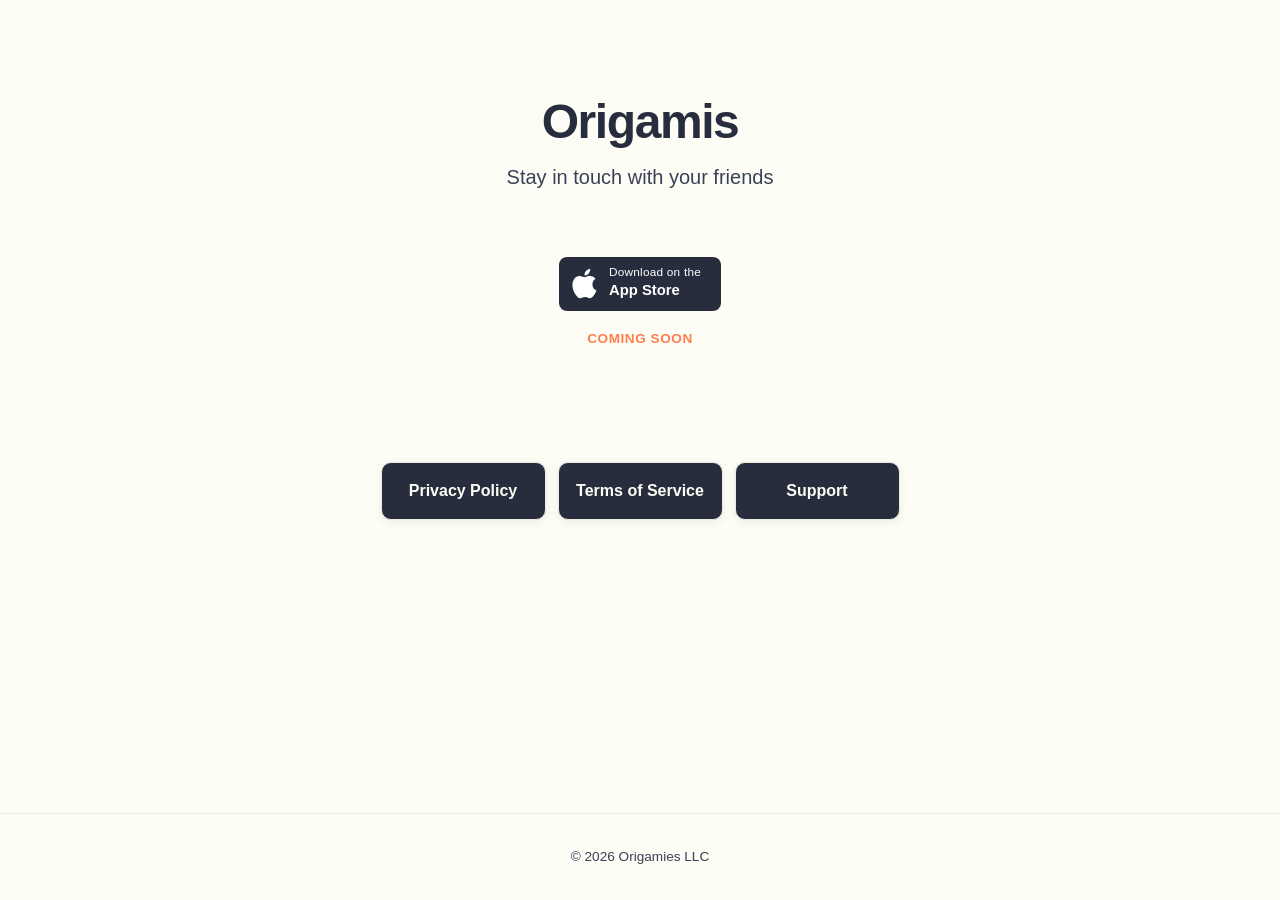
<file: index.html>
<!DOCTYPE html>
<html lang="en">
<head>
  <meta charset="UTF-8">
  <meta name="viewport" content="width=device-width, initial-scale=1.0">
  <title>Origamis — Stay in touch with your friends</title>
  <meta name="description" content="Origamis helps you reconnect with old friends through gentle nudges and gamification. Coming soon to iOS.">
  <link rel="stylesheet" href="styles.css">
</head>
<body>

  <main>
    <section class="hero">
      <div class="container">
        <h1>Origamis</h1>
        <p class="tagline">Stay in touch with your friends</p>

        <div class="app-store-group">
          <span class="app-store-badge" role="img" aria-label="Download on the App Store">
            <!-- Apple App Store Badge SVG -->
            <svg xmlns="http://www.w3.org/2000/svg" viewBox="0 0 120 40" width="162" height="54">
              <rect width="120" height="40" rx="6" fill="#282D3E"/>
              <g fill="#fff">
                <path d="M24.77 20.3a4.95 4.95 0 0 1 2.36-4.15 5.07 5.07 0 0 0-3.99-2.16c-1.68-.18-3.31 1.01-4.17 1.01-.87 0-2.19-.99-3.62-.96a5.31 5.31 0 0 0-4.47 2.73c-1.93 3.34-.49 8.27 1.36 10.97.93 1.33 2.02 2.81 3.45 2.76 1.4-.06 1.92-.89 3.61-.89 1.68 0 2.16.89 3.62.86 1.5-.03 2.44-1.33 3.33-2.67a11.1 11.1 0 0 0 1.52-3.09 4.79 4.79 0 0 1-2.99-4.41zM22.04 12.21a4.87 4.87 0 0 0 1.12-3.49 4.96 4.96 0 0 0-3.21 1.66 4.64 4.64 0 0 0-1.14 3.37 4.11 4.11 0 0 0 3.23-1.54z"/>
              </g>
              <g fill="#fff">
                <text x="37" y="14" font-family="-apple-system, BlinkMacSystemFont, 'Segoe UI', Roboto, Helvetica, Arial, sans-serif" font-size="8.75" letter-spacing="0.02em" fill="#fff">Download on the</text>
                <text x="37" y="28" font-family="-apple-system, BlinkMacSystemFont, 'Segoe UI', Roboto, Helvetica, Arial, sans-serif" font-size="11" font-weight="700" fill="#fff">App Store</text>
              </g>
            </svg>
          </span>
          <span class="coming-soon">Coming Soon</span>
        </div>
      </div>
    </section>

    <section class="container">
      <div class="link-cards">
        <a href="privacy.html" class="link-card">Privacy Policy</a>
        <a href="terms.html" class="link-card">Terms of Service</a>
        <a href="support.html" class="link-card">Support</a>
      </div>
    </section>
  </main>

  <footer class="site-footer">
    <div class="container">
      &copy; 2026 Origamies LLC
    </div>
  </footer>

</body>
</html>
</file>
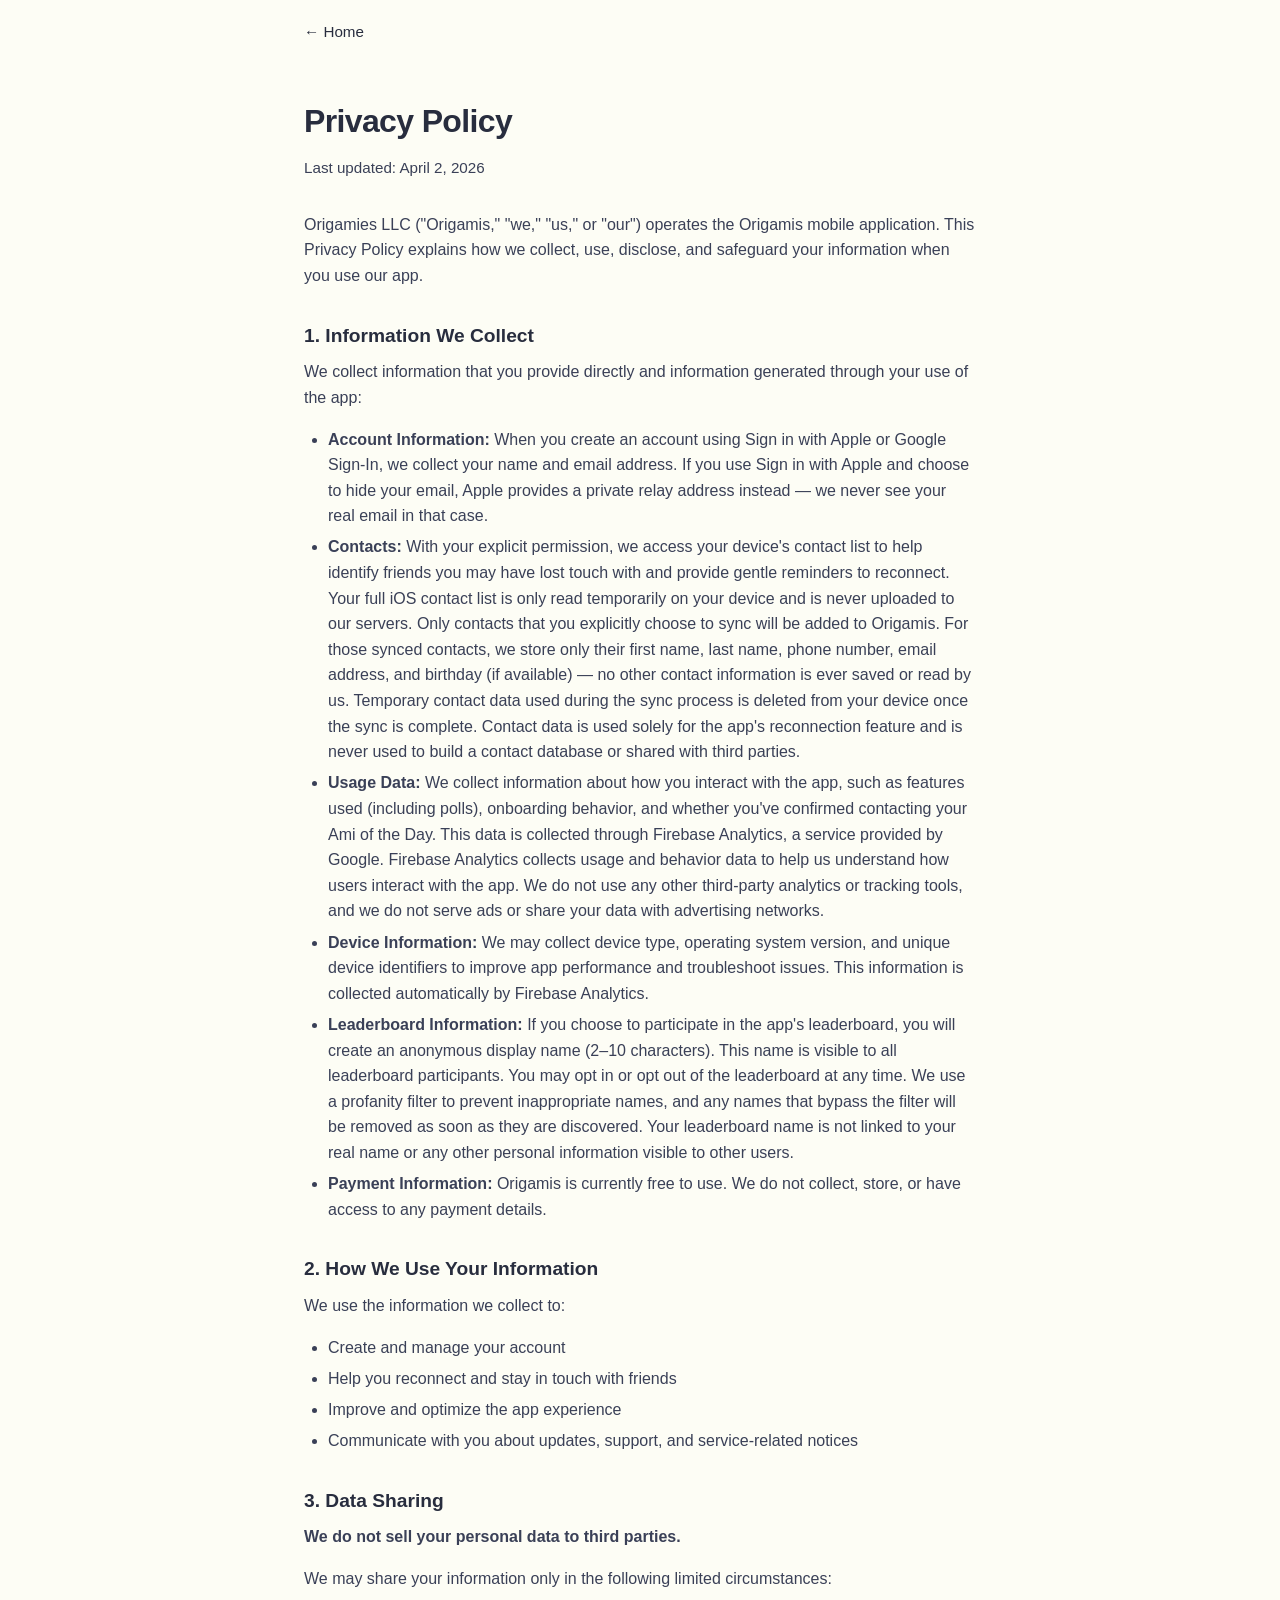
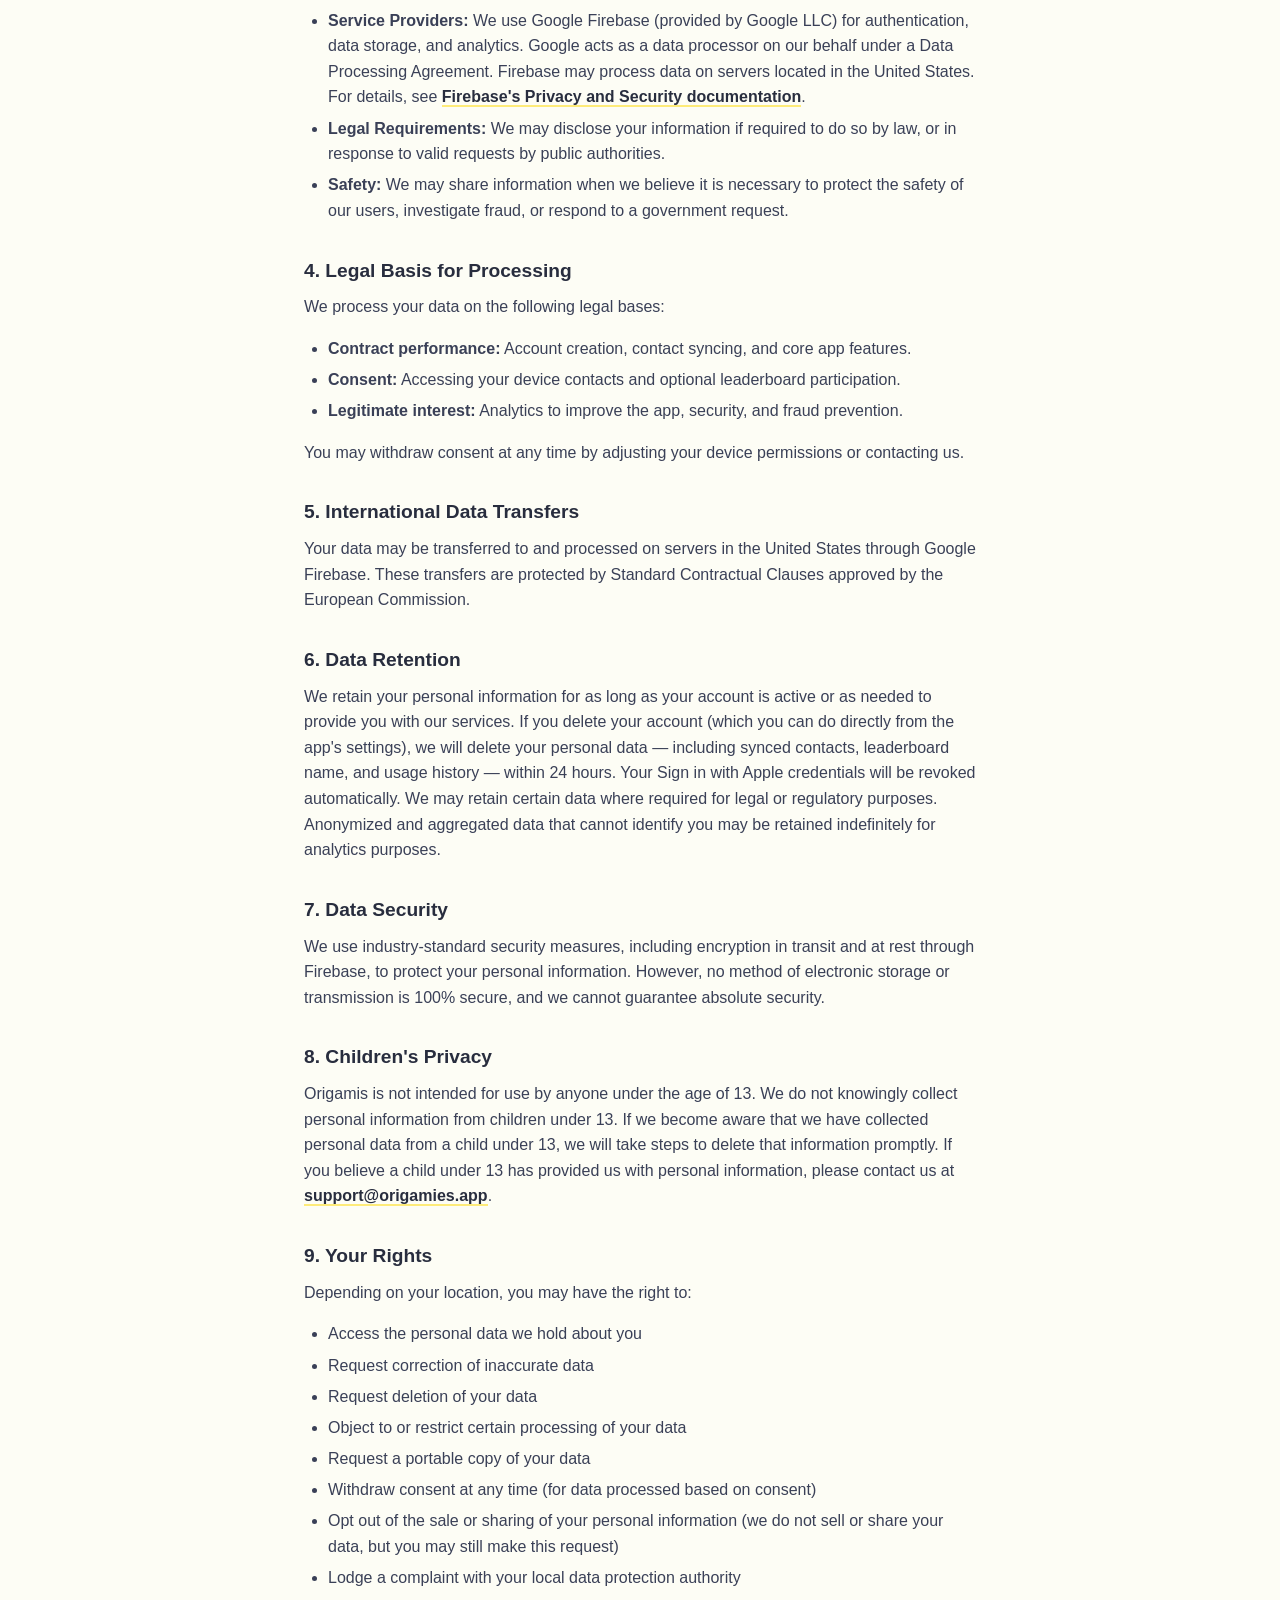
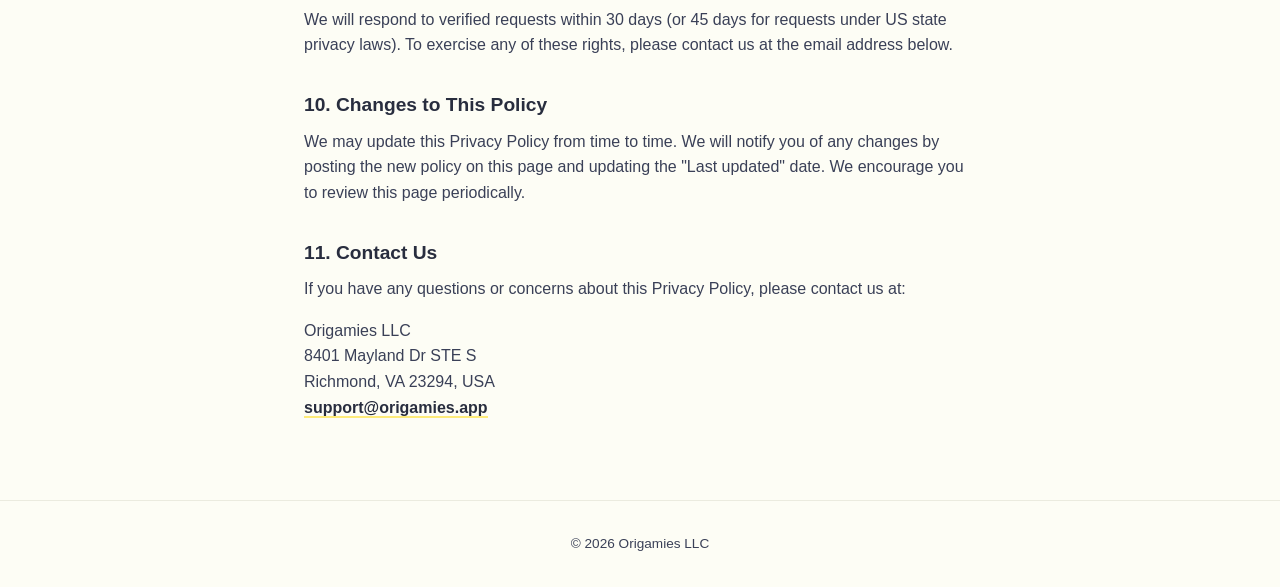
<file: privacy.html>
<!DOCTYPE html>
<html lang="en">
<head>
  <meta charset="UTF-8">
  <meta name="viewport" content="width=device-width, initial-scale=1.0">
  <title>Privacy Policy — Origamis</title>
  <meta name="description" content="Origamis Privacy Policy. Learn how we collect, use, and protect your data.">
  <link rel="stylesheet" href="styles.css">
</head>
<body>

  <header class="site-header">
    <div class="container">
      <a href="index.html" class="back-link">&larr; Home</a>
    </div>
  </header>

  <main class="page-content">
    <div class="container">
      <h1>Privacy Policy</h1>
      <p class="subtitle">Last updated: April 2, 2026</p>

      <p>Origamies LLC ("Origamis," "we," "us," or "our") operates the Origamis mobile application. This Privacy Policy explains how we collect, use, disclose, and safeguard your information when you use our app.</p>

      <h2>1. Information We Collect</h2>
      <p>We collect information that you provide directly and information generated through your use of the app:</p>
      <ul>
        <li><strong>Account Information:</strong> When you create an account using Sign in with Apple or Google Sign-In, we collect your name and email address. If you use Sign in with Apple and choose to hide your email, Apple provides a private relay address instead — we never see your real email in that case.</li>
        <li><strong>Contacts:</strong> With your explicit permission, we access your device's contact list to help identify friends you may have lost touch with and provide gentle reminders to reconnect. Your full iOS contact list is only read temporarily on your device and is never uploaded to our servers. Only contacts that you explicitly choose to sync will be added to Origamis. For those synced contacts, we store only their first name, last name, phone number, email address, and birthday (if available) — no other contact information is ever saved or read by us. Temporary contact data used during the sync process is deleted from your device once the sync is complete. Contact data is used solely for the app's reconnection feature and is never used to build a contact database or shared with third parties.</li>
        <li><strong>Usage Data:</strong> We collect information about how you interact with the app, such as features used (including polls), onboarding behavior, and whether you've confirmed contacting your Ami of the Day. This data is collected through Firebase Analytics, a service provided by Google. Firebase Analytics collects usage and behavior data to help us understand how users interact with the app. We do not use any other third-party analytics or tracking tools, and we do not serve ads or share your data with advertising networks.</li>
        <li><strong>Device Information:</strong> We may collect device type, operating system version, and unique device identifiers to improve app performance and troubleshoot issues. This information is collected automatically by Firebase Analytics.</li>
        <li><strong>Leaderboard Information:</strong> If you choose to participate in the app's leaderboard, you will create an anonymous display name (2–10 characters). This name is visible to all leaderboard participants. You may opt in or opt out of the leaderboard at any time. We use a profanity filter to prevent inappropriate names, and any names that bypass the filter will be removed as soon as they are discovered. Your leaderboard name is not linked to your real name or any other personal information visible to other users.</li>
        <li><strong>Payment Information:</strong> Origamis is currently free to use. We do not collect, store, or have access to any payment details.</li>
      </ul>

      <h2>2. How We Use Your Information</h2>
      <p>We use the information we collect to:</p>
      <ul>
        <li>Create and manage your account</li>
        <li>Help you reconnect and stay in touch with friends</li>
        <li>Improve and optimize the app experience</li>
        <li>Communicate with you about updates, support, and service-related notices</li>
      </ul>

      <h2>3. Data Sharing</h2>
      <p><strong>We do not sell your personal data to third parties.</strong></p>
      <p>We may share your information only in the following limited circumstances:</p>
      <ul>
        <li><strong>Service Providers:</strong> We use Google Firebase (provided by Google LLC) for authentication, data storage, and analytics. Google acts as a data processor on our behalf under a Data Processing Agreement. Firebase may process data on servers located in the United States. For details, see <a href="https://firebase.google.com/support/privacy" target="_blank" rel="noopener">Firebase's Privacy and Security documentation</a>.</li>
        <li><strong>Legal Requirements:</strong> We may disclose your information if required to do so by law, or in response to valid requests by public authorities.</li>
        <li><strong>Safety:</strong> We may share information when we believe it is necessary to protect the safety of our users, investigate fraud, or respond to a government request.</li>
      </ul>

      <h2>4. Legal Basis for Processing</h2>
      <p>We process your data on the following legal bases:</p>
      <ul>
        <li><strong>Contract performance:</strong> Account creation, contact syncing, and core app features.</li>
        <li><strong>Consent:</strong> Accessing your device contacts and optional leaderboard participation.</li>
        <li><strong>Legitimate interest:</strong> Analytics to improve the app, security, and fraud prevention.</li>
      </ul>
      <p>You may withdraw consent at any time by adjusting your device permissions or contacting us.</p>

      <h2>5. International Data Transfers</h2>
      <p>Your data may be transferred to and processed on servers in the United States through Google Firebase. These transfers are protected by Standard Contractual Clauses approved by the European Commission.</p>

      <h2>6. Data Retention</h2>
      <p>We retain your personal information for as long as your account is active or as needed to provide you with our services. If you delete your account (which you can do directly from the app's settings), we will delete your personal data — including synced contacts, leaderboard name, and usage history — within 24 hours. Your Sign in with Apple credentials will be revoked automatically. We may retain certain data where required for legal or regulatory purposes. Anonymized and aggregated data that cannot identify you may be retained indefinitely for analytics purposes.</p>

      <h2>7. Data Security</h2>
      <p>We use industry-standard security measures, including encryption in transit and at rest through Firebase, to protect your personal information. However, no method of electronic storage or transmission is 100% secure, and we cannot guarantee absolute security.</p>

      <h2>8. Children's Privacy</h2>
      <p>Origamis is not intended for use by anyone under the age of 13. We do not knowingly collect personal information from children under 13. If we become aware that we have collected personal data from a child under 13, we will take steps to delete that information promptly. If you believe a child under 13 has provided us with personal information, please contact us at <a href="mailto:support@origamies.app">support@origamies.app</a>.</p>

      <h2>9. Your Rights</h2>
      <p>Depending on your location, you may have the right to:</p>
      <ul>
        <li>Access the personal data we hold about you</li>
        <li>Request correction of inaccurate data</li>
        <li>Request deletion of your data</li>
        <li>Object to or restrict certain processing of your data</li>
        <li>Request a portable copy of your data</li>
        <li>Withdraw consent at any time (for data processed based on consent)</li>
        <li>Opt out of the sale or sharing of your personal information (we do not sell or share your data, but you may still make this request)</li>
        <li>Lodge a complaint with your local data protection authority</li>
      </ul>
      <p>We will respond to verified requests within 30 days (or 45 days for requests under US state privacy laws). To exercise any of these rights, please contact us at the email address below.</p>

      <h2>10. Changes to This Policy</h2>
      <p>We may update this Privacy Policy from time to time. We will notify you of any changes by posting the new policy on this page and updating the "Last updated" date. We encourage you to review this page periodically.</p>

      <h2>11. Contact Us</h2>
      <p>If you have any questions or concerns about this Privacy Policy, please contact us at:</p>
      <p>Origamies LLC<br>8401 Mayland Dr STE S<br>Richmond, VA 23294, USA<br><a href="mailto:support@origamies.app">support@origamies.app</a></p>
    </div>
  </main>

  <footer class="site-footer">
    <div class="container">
      &copy; 2026 Origamies LLC
    </div>
  </footer>

</body>
</html>
</file>
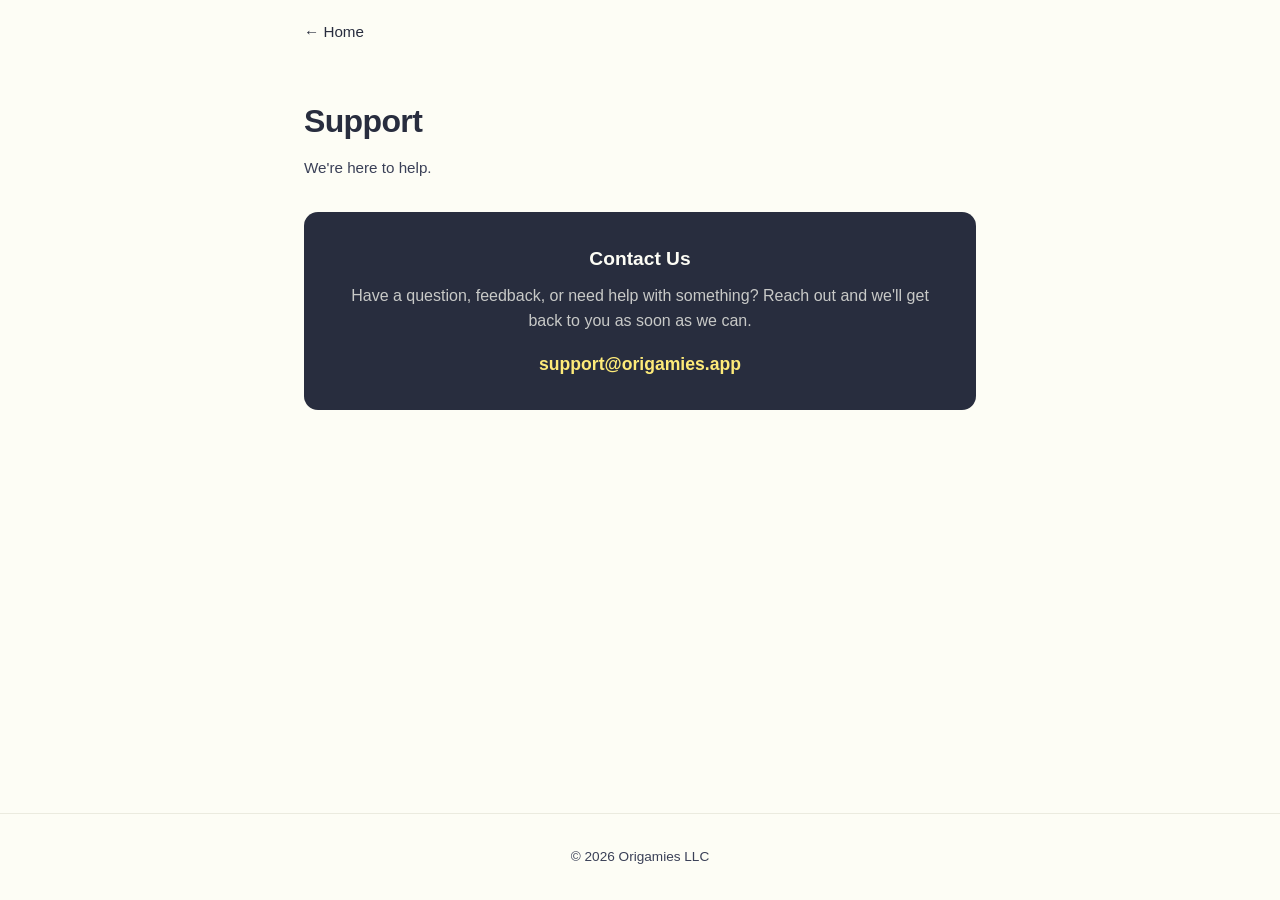
<file: support.html>
<!DOCTYPE html>
<html lang="en">
<head>
  <meta charset="UTF-8">
  <meta name="viewport" content="width=device-width, initial-scale=1.0">
  <title>Support — Origamis</title>
  <meta name="description" content="Get help with Origamis. Contact our support team or browse frequently asked questions.">
  <link rel="stylesheet" href="styles.css">
</head>
<body>

  <header class="site-header">
    <div class="container">
      <a href="index.html" class="back-link">&larr; Home</a>
    </div>
  </header>

  <main class="page-content">
    <div class="container">
      <h1>Support</h1>
      <p class="subtitle">We're here to help.</p>

      <div class="contact-box">
        <h2>Contact Us</h2>
        <p>Have a question, feedback, or need help with something? Reach out and we'll get back to you as soon as we can.</p>
        <a href="mailto:support@origamies.app">support@origamies.app</a>
      </div>
    </div>
  </main>

  <footer class="site-footer">
    <div class="container">
      &copy; 2026 Origamies LLC
    </div>
  </footer>

</body>
</html>
</file>
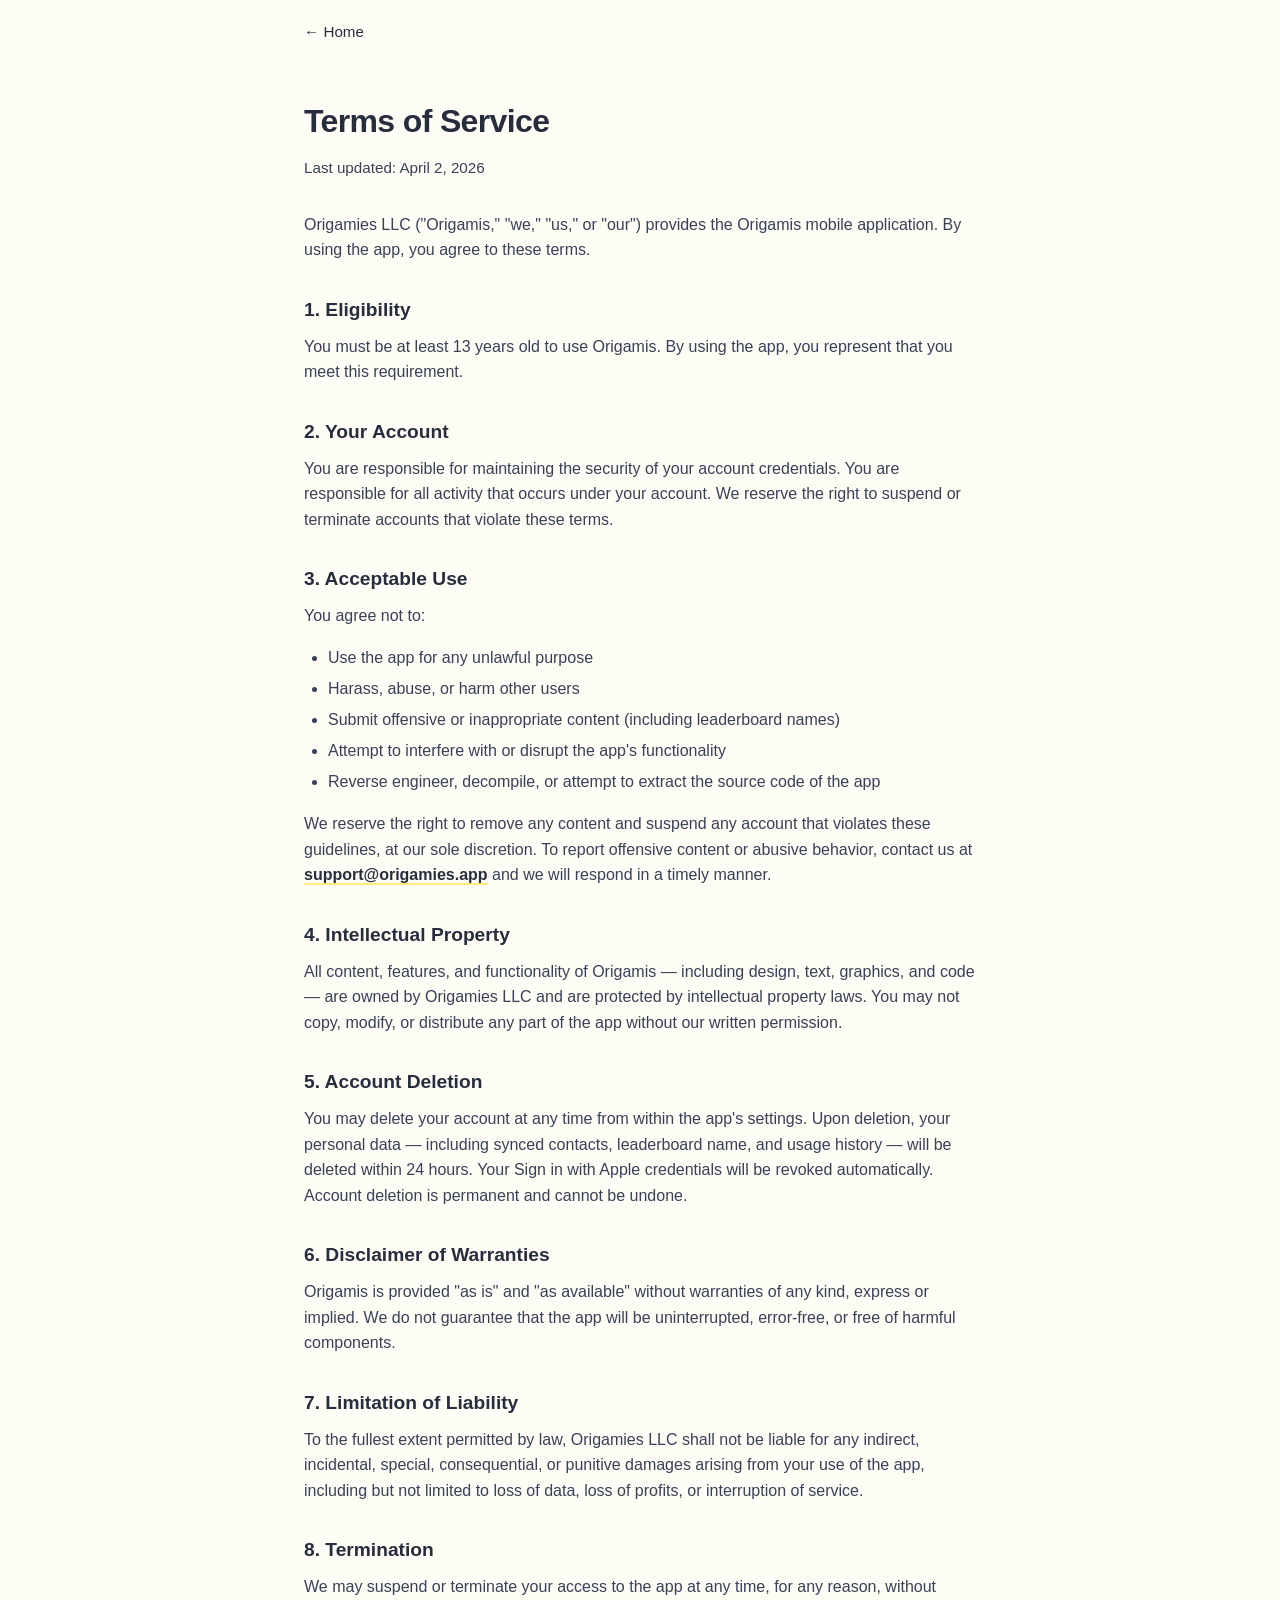
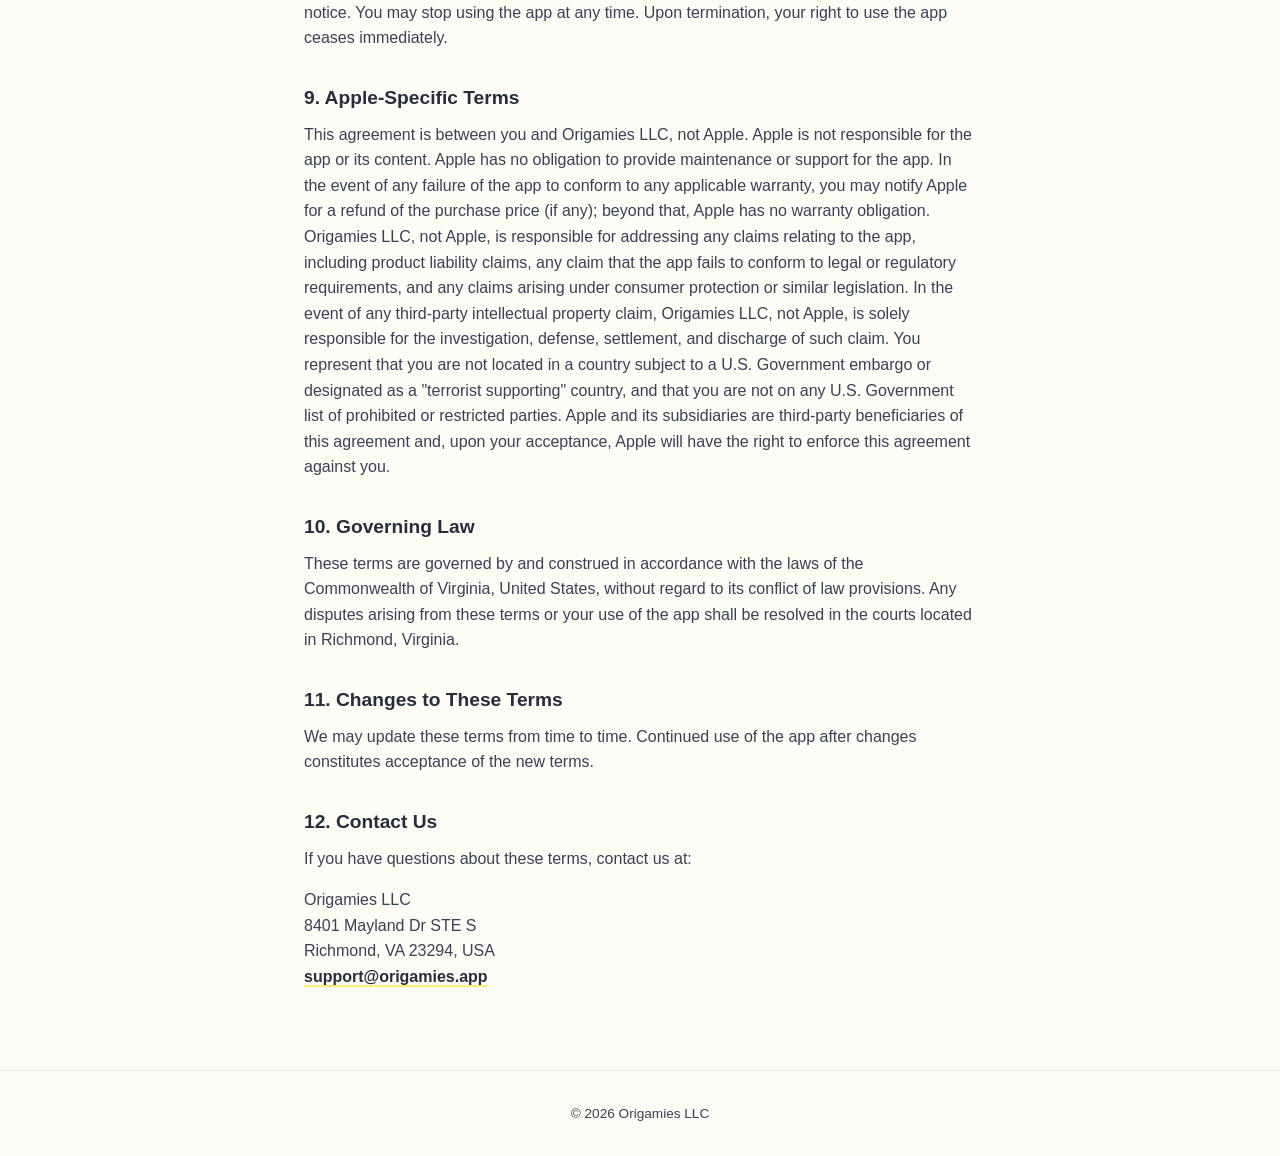
<file: terms.html>
<!DOCTYPE html>
<html lang="en">
<head>
  <meta charset="UTF-8">
  <meta name="viewport" content="width=device-width, initial-scale=1.0">
  <title>Terms of Service — Origamis</title>
  <meta name="description" content="Origamis Terms of Service.">
  <link rel="stylesheet" href="styles.css">
</head>
<body>

  <header class="site-header">
    <div class="container">
      <a href="index.html" class="back-link">&larr; Home</a>
    </div>
  </header>

  <main class="page-content">
    <div class="container">
      <h1>Terms of Service</h1>
      <p class="subtitle">Last updated: April 2, 2026</p>

      <p>Origamies LLC ("Origamis," "we," "us," or "our") provides the Origamis mobile application. By using the app, you agree to these terms.</p>

      <h2>1. Eligibility</h2>
      <p>You must be at least 13 years old to use Origamis. By using the app, you represent that you meet this requirement.</p>

      <h2>2. Your Account</h2>
      <p>You are responsible for maintaining the security of your account credentials. You are responsible for all activity that occurs under your account. We reserve the right to suspend or terminate accounts that violate these terms.</p>

      <h2>3. Acceptable Use</h2>
      <p>You agree not to:</p>
      <ul>
        <li>Use the app for any unlawful purpose</li>
        <li>Harass, abuse, or harm other users</li>
        <li>Submit offensive or inappropriate content (including leaderboard names)</li>
        <li>Attempt to interfere with or disrupt the app's functionality</li>
        <li>Reverse engineer, decompile, or attempt to extract the source code of the app</li>
      </ul>
      <p>We reserve the right to remove any content and suspend any account that violates these guidelines, at our sole discretion. To report offensive content or abusive behavior, contact us at <a href="mailto:support@origamies.app">support@origamies.app</a> and we will respond in a timely manner.</p>

      <h2>4. Intellectual Property</h2>
      <p>All content, features, and functionality of Origamis — including design, text, graphics, and code — are owned by Origamies LLC and are protected by intellectual property laws. You may not copy, modify, or distribute any part of the app without our written permission.</p>

      <h2>5. Account Deletion</h2>
      <p>You may delete your account at any time from within the app's settings. Upon deletion, your personal data — including synced contacts, leaderboard name, and usage history — will be deleted within 24 hours. Your Sign in with Apple credentials will be revoked automatically. Account deletion is permanent and cannot be undone.</p>

      <h2>6. Disclaimer of Warranties</h2>
      <p>Origamis is provided "as is" and "as available" without warranties of any kind, express or implied. We do not guarantee that the app will be uninterrupted, error-free, or free of harmful components.</p>

      <h2>7. Limitation of Liability</h2>
      <p>To the fullest extent permitted by law, Origamies LLC shall not be liable for any indirect, incidental, special, consequential, or punitive damages arising from your use of the app, including but not limited to loss of data, loss of profits, or interruption of service.</p>

      <h2>8. Termination</h2>
      <p>We may suspend or terminate your access to the app at any time, for any reason, without notice. You may stop using the app at any time. Upon termination, your right to use the app ceases immediately.</p>

      <h2>9. Apple-Specific Terms</h2>
      <p>This agreement is between you and Origamies LLC, not Apple. Apple is not responsible for the app or its content. Apple has no obligation to provide maintenance or support for the app. In the event of any failure of the app to conform to any applicable warranty, you may notify Apple for a refund of the purchase price (if any); beyond that, Apple has no warranty obligation. Origamies LLC, not Apple, is responsible for addressing any claims relating to the app, including product liability claims, any claim that the app fails to conform to legal or regulatory requirements, and any claims arising under consumer protection or similar legislation. In the event of any third-party intellectual property claim, Origamies LLC, not Apple, is solely responsible for the investigation, defense, settlement, and discharge of such claim. You represent that you are not located in a country subject to a U.S. Government embargo or designated as a "terrorist supporting" country, and that you are not on any U.S. Government list of prohibited or restricted parties. Apple and its subsidiaries are third-party beneficiaries of this agreement and, upon your acceptance, Apple will have the right to enforce this agreement against you.</p>

      <h2>10. Governing Law</h2>
      <p>These terms are governed by and construed in accordance with the laws of the Commonwealth of Virginia, United States, without regard to its conflict of law provisions. Any disputes arising from these terms or your use of the app shall be resolved in the courts located in Richmond, Virginia.</p>

      <h2>11. Changes to These Terms</h2>
      <p>We may update these terms from time to time. Continued use of the app after changes constitutes acceptance of the new terms.</p>

      <h2>12. Contact Us</h2>
      <p>If you have questions about these terms, contact us at:</p>
      <p>Origamies LLC<br>8401 Mayland Dr STE S<br>Richmond, VA 23294, USA<br><a href="mailto:support@origamies.app">support@origamies.app</a></p>
    </div>
  </main>

  <footer class="site-footer">
    <div class="container">
      &copy; 2026 Origamies LLC
    </div>
  </footer>

</body>
</html>
</file>
<file: styles.css>
/* ===== Reset & Base ===== */
*,
*::before,
*::after {
  margin: 0;
  padding: 0;
  box-sizing: border-box;
}

:root {
  --bg: #FDFDF5;
  --yellow: #FEEB79;
  --navy: #282D3E;
  --coral: #FF7F50;
  --navy-light: #3a4057;
  --yellow-soft: #fef4b8;
}

html {
  font-size: 16px;
  scroll-behavior: smooth;
}

body {
  font-family: -apple-system, BlinkMacSystemFont, "Segoe UI", Roboto, Helvetica, Arial, sans-serif;
  background-color: var(--bg);
  color: var(--navy);
  line-height: 1.6;
  min-height: 100vh;
  display: flex;
  flex-direction: column;
}

a {
  color: var(--navy);
  text-decoration: none;
}

img {
  max-width: 100%;
  height: auto;
}

/* ===== Layout ===== */
.container {
  max-width: 720px;
  margin: 0 auto;
  padding: 0 1.5rem;
  width: 100%;
}

main {
  flex: 1;
}

/* ===== Header / Nav ===== */
.site-header {
  padding: 1.25rem 0;
}

.site-header .container {
  display: flex;
  align-items: center;
}

.site-header .logo {
  font-size: 1.25rem;
  font-weight: 700;
  letter-spacing: -0.02em;
}

.back-link {
  font-size: 0.95rem;
  font-weight: 500;
  display: inline-flex;
  align-items: center;
  gap: 0.35rem;
  transition: opacity 0.2s;
}

.back-link:hover {
  opacity: 0.7;
}

/* ===== Hero ===== */
.hero {
  text-align: center;
  padding: 6rem 0 3rem;
}


.hero h1 {
  font-size: 3rem;
  font-weight: 800;
  letter-spacing: -0.03em;
  line-height: 1.1;
  margin-bottom: 0.75rem;
}

.hero .tagline {
  font-size: 1.25rem;
  font-weight: 400;
  color: var(--navy-light);
  margin-bottom: 4rem;
}

/* ===== App Store Badge ===== */
.app-store-group {
  display: flex;
  flex-direction: column;
  align-items: center;
  gap: 0.6rem;
}

.app-store-badge {
  display: inline-block;
  cursor: default;
  transition: opacity 0.2s;
}

.app-store-badge svg {
  height: 54px;
  width: 300px;
}

.coming-soon {
  font-size: 0.85rem;
  font-weight: 600;
  color: var(--coral);
  letter-spacing: 0.04em;
  text-transform: uppercase;
}

/* ===== Link Cards ===== */
.link-cards {
  display: flex;
  justify-content: center;
  gap: 0.75rem;
  padding: 4rem 0 3rem;
}

.link-card {
  display: flex;
  align-items: center;
  justify-content: center;
  width: calc((100% - 0.75rem) / 4);
  padding: 0.95rem 0.75rem;
  border-radius: 10px;
  background: var(--navy);
  color: var(--bg);
  border: 1.5px solid #ebebdf;
  box-shadow: 0 2px 8px rgba(40, 45, 62, 0.08);
  font-weight: 600;
  font-size: 1rem;
  transition: border-color 0.2s, box-shadow 0.2s, transform 0.15s;
}

.link-card:hover {
  box-shadow: 0 4px 16px rgba(40, 45, 62, 0.06);
  transform: translateY(-2px);
}

/* ===== Content Pages (Privacy, Support) ===== */
.page-content {
  padding: 2rem 0 4rem;
}

.page-content h1 {
  font-size: 2rem;
  font-weight: 800;
  letter-spacing: -0.02em;
  margin-bottom: 0.5rem;
}

.page-content .subtitle {
  color: var(--navy-light);
  margin-bottom: 2rem;
  font-size: 0.95rem;
}

.page-content h2 {
  font-size: 1.2rem;
  font-weight: 700;
  margin-top: 2rem;
  margin-bottom: 0.5rem;
}

.page-content p,
.page-content ul {
  margin-bottom: 1rem;
  color: var(--navy-light);
}

.page-content ul {
  padding-left: 1.5rem;
}

.page-content li {
  margin-bottom: 0.35rem;
}

.page-content a {
  color: var(--navy);
  font-weight: 600;
  border-bottom: 2px solid var(--yellow);
  transition: border-color 0.2s;
}

.page-content a:hover {
  border-color: var(--coral);
}

/* ===== FAQ ===== */
.faq-item {
  background: #fff;
  border: 1.5px solid #ebebdf;
  border-radius: 12px;
  padding: 1.25rem 1.5rem;
  margin-bottom: 0.75rem;
}

.faq-item h3 {
  font-size: 1rem;
  font-weight: 700;
  margin-bottom: 0.4rem;
}

.faq-item p {
  font-size: 0.95rem;
  margin-bottom: 0;
}

/* ===== Contact Box ===== */
.contact-box {
  background: var(--navy);
  color: var(--bg);
  border-radius: 14px;
  padding: 2rem;
  text-align: center;
  margin-bottom: 2.5rem;
}

.contact-box h2 {
  color: var(--bg);
  margin-top: 0;
  margin-bottom: 0.5rem;
}

.contact-box p {
  color: rgba(253, 253, 245, 0.75);
  margin-bottom: 1rem;
}

.contact-box a {
  color: var(--yellow);
  font-weight: 700;
  font-size: 1.1rem;
  border-bottom: 2px solid transparent;
  transition: border-color 0.2s;
}

.contact-box a:hover {
  border-color: var(--yellow);
}

/* ===== Footer ===== */
.site-footer {
  padding: 2rem 0;
  text-align: center;
  font-size: 0.85rem;
  color: var(--navy-light);
  border-top: 1px solid #ebebdf;
}

/* ===== Responsive ===== */
@media (max-width: 600px) {
  .hero {
    padding: 4rem 0 2rem;
  }

  .hero h1 {
    font-size: 2.25rem;
  }

  .hero .tagline {
    font-size: 1.1rem;
  }

  .link-cards {
    flex-direction: column;
    align-items: center;
  }

  .link-card {
    width: 60%;
  }

  .page-content h1 {
    font-size: 1.6rem;
  }

  .contact-box {
    padding: 1.5rem;
  }
}
</file>
